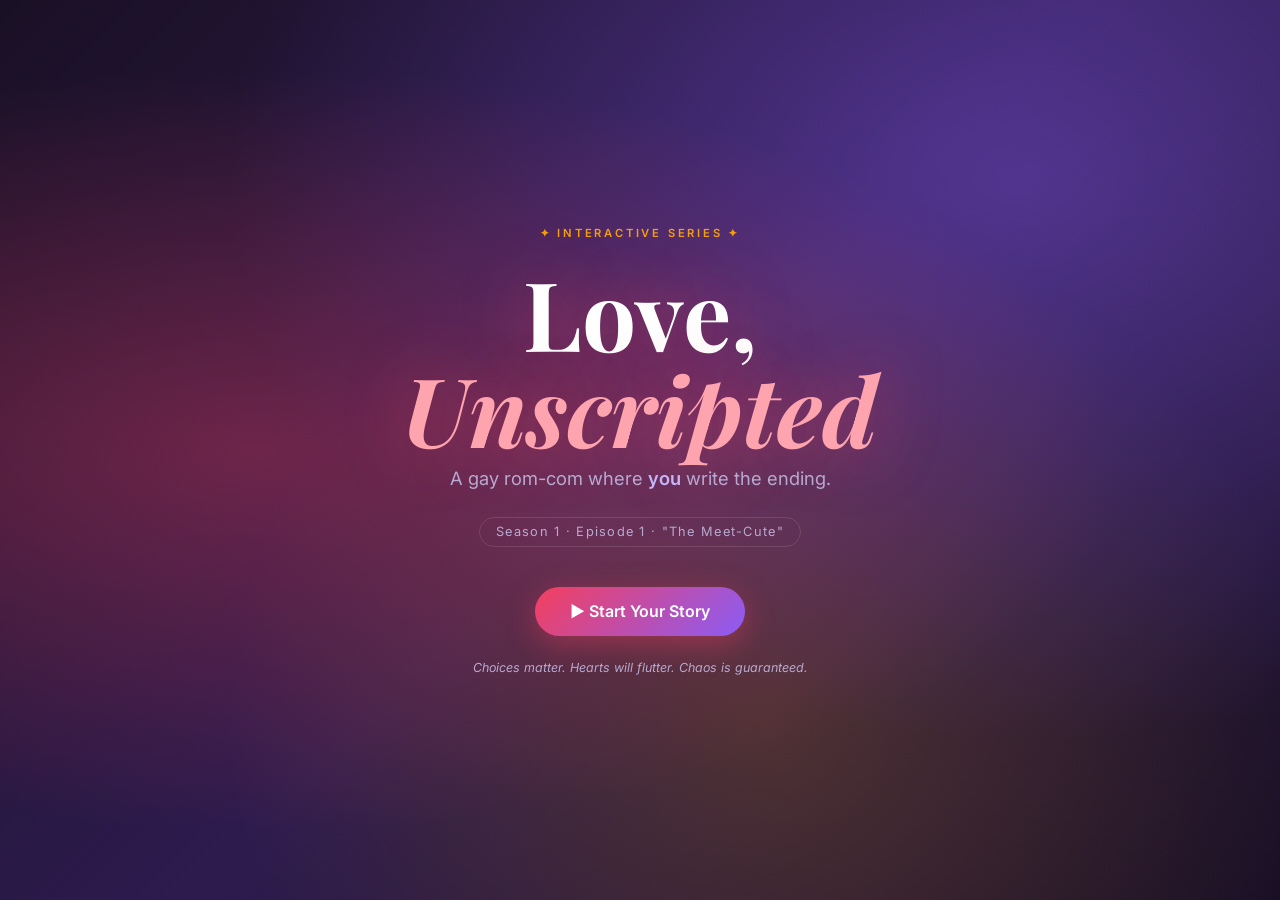
<file: index.html>
<!DOCTYPE html>
<html lang="en">
<head>
  <meta charset="UTF-8" />
  <meta name="viewport" content="width=device-width, initial-scale=1.0" />
  <title>Love, Unscripted — A Gay Rom-Com Adventure</title>
  <link rel="preconnect" href="https://fonts.googleapis.com" />
  <link rel="preconnect" href="https://fonts.gstatic.com" crossorigin />
  <link href="https://fonts.googleapis.com/css2?family=Playfair+Display:ital,wght@0,400;0,700;1,400&family=Inter:wght@300;400;500;600&display=swap" rel="stylesheet" />
  <link rel="stylesheet" href="style.css" />
</head>
<body>

<!-- SPLASH SCREEN -->
<div id="splash" class="screen active">
  <div class="splash-bg"></div>
  <div class="splash-content">
    <div class="series-badge">✦ INTERACTIVE SERIES ✦</div>
    <h1 class="title">Love,<br/><em>Unscripted</em></h1>
    <p class="tagline">A gay rom-com where <em>you</em> write the ending.</p>
    <div class="episode-info">Season 1 · Episode 1 · "The Meet-Cute"</div>
    <button class="btn btn-primary" onclick="startStory()">
      <span>▶ Start Your Story</span>
    </button>
    <p class="disclaimer">Choices matter. Hearts will flutter. Chaos is guaranteed.</p>
  </div>
  <div class="floating-hearts" id="floatingHearts"></div>
</div>

<!-- CHARACTER SELECT -->
<div id="charSelect" class="screen">
  <div class="screen-inner">
    <div class="chapter-header">
      <div class="chapter-tag">Before We Begin</div>
      <h2>Choose Your Lead</h2>
      <p>Who are you playing as?</p>
    </div>
    <div class="char-grid">
      <div class="char-card" onclick="selectChar('leo')">
        <div class="char-avatar leo-avatar"><img src="gideon.svg" alt="Gideon" /></div>
        <div class="char-name">Gideon</div>
        <div class="char-desc">Barista & failed novelist. Overly dramatic, secretly soft. Makes amazing oat milk lattes and terrible decisions.</div>
        <div class="char-tags"><span>Hopeless Romantic</span><span>Coffee Addict</span><span>Disaster</span></div>
      </div>
      <div class="char-card" onclick="selectChar('marco')">
        <div class="char-avatar marco-avatar"><img src="benji.svg" alt="Benji" /></div>
        <div class="char-name">Benji</div>
        <div class="char-desc">Architect & reluctant podcast host. Too organized for his own good. Has a perfectly color-coded calendar and zero chill.</div>
        <div class="char-tags"><span>Control Freak</span><span>Secretly Funny</span><span>Planner</span></div>
      </div>
    </div>
  </div>
</div>

<!-- STORY SCREEN -->
<div id="storyScreen" class="screen">
  <div class="video-overlay" id="videoOverlay">
    <div class="scene-cinematic">
      <div class="scene-location" id="sceneLocation"></div>
      <div class="scene-time" id="sceneTime"></div>
    </div>
  </div>

  <div class="story-container">
    <div class="story-top">
      <div class="episode-bar">
        <div class="ep-label" id="epLabel">Episode 1</div>
        <div class="progress-track">
          <div class="progress-fill" id="progressFill"></div>
        </div>
        <div class="score-display">💕 <span id="scoreDisplay">0</span></div>
      </div>
    </div>

    <div class="story-main">
      <div class="characters-scene" id="charactersScene">
        <div class="char-bubble left" id="charLeft"></div>
        <div class="char-bubble right" id="charRight"></div>
      </div>

      <div class="dialogue-box" id="dialogueBox">
        <div class="speaker-name" id="speakerName"></div>
        <div class="dialogue-text" id="dialogueText"></div>
        <div class="narrator-text" id="narratorText"></div>
      </div>
    </div>

    <div class="choices-panel" id="choicesPanel">
      <div class="choices-prompt">What do you do?</div>
      <div class="choices-list" id="choicesList"></div>
    </div>
  </div>
</div>

<!-- ENDING SCREEN -->
<div id="endingScreen" class="screen">
  <div class="ending-bg"></div>
  <div class="ending-content">
    <div class="ending-badge" id="endingBadge"></div>
    <h2 class="ending-title" id="endingTitle"></h2>
    <p class="ending-subtitle" id="endingSubtitle"></p>
    <div class="ending-story" id="endingStory"></div>
    <div class="score-final">
      <div class="score-label">Romance Score</div>
      <div class="score-value" id="scoreFinal"></div>
      <div class="score-stars" id="scoreStars"></div>
    </div>
    <div class="ending-choices">
      <button class="btn btn-primary" onclick="restartGame()">↺ Try Again</button>
      <button class="btn btn-secondary" onclick="shareEnding()">♡ Share Ending</button>
    </div>
    <div class="share-msg" id="shareMsg"></div>
  </div>
</div>

<script src="story.js"></script>
</body>
</html>
</file>
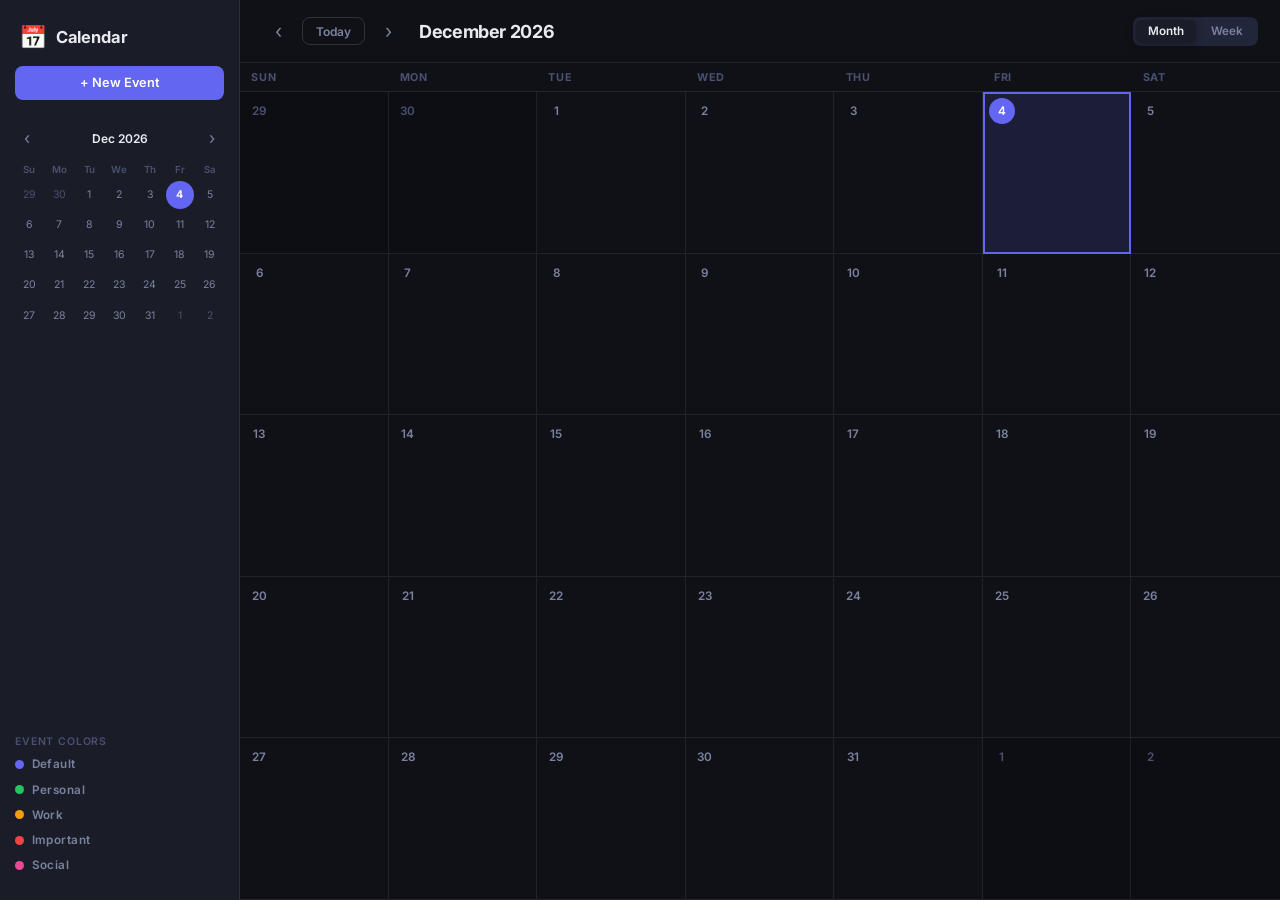
<file: calendar.html>
<!DOCTYPE html>
<html lang="en">
<head>
  <meta charset="UTF-8" />
  <meta name="viewport" content="width=device-width, initial-scale=1.0" />
  <title>Calendar</title>
  <link rel="preconnect" href="https://fonts.googleapis.com" />
  <link rel="preconnect" href="https://fonts.gstatic.com" crossorigin />
  <link href="https://fonts.googleapis.com/css2?family=Inter:wght@300;400;500;600;700&display=swap" rel="stylesheet" />
  <link rel="stylesheet" href="calendar.css" />
</head>
<body>

<div class="app">

  <!-- SIDEBAR -->
  <aside class="sidebar">
    <div class="sidebar-top">
      <div class="brand">
        <span class="brand-icon">&#128197;</span>
        <span class="brand-name">Calendar</span>
      </div>
      <button class="new-event-btn" id="newEventBtn">+ New Event</button>
    </div>

    <div class="mini-cal">
      <div class="mini-cal-header">
        <button class="mini-nav" id="miniPrev">&#8249;</button>
        <span class="mini-month-label" id="miniMonthLabel"></span>
        <button class="mini-nav" id="miniNext">&#8250;</button>
      </div>
      <div class="mini-cal-grid">
        <div class="mini-day-name">Su</div>
        <div class="mini-day-name">Mo</div>
        <div class="mini-day-name">Tu</div>
        <div class="mini-day-name">We</div>
        <div class="mini-day-name">Th</div>
        <div class="mini-day-name">Fr</div>
        <div class="mini-day-name">Sa</div>
      </div>
      <div class="mini-cal-days" id="miniCalDays"></div>
    </div>

    <div class="legend">
      <div class="legend-title">Event Colors</div>
      <div class="legend-items">
        <label class="legend-item"><span class="dot" style="background:#6366f1"></span>Default</label>
        <label class="legend-item"><span class="dot" style="background:#22c55e"></span>Personal</label>
        <label class="legend-item"><span class="dot" style="background:#f59e0b"></span>Work</label>
        <label class="legend-item"><span class="dot" style="background:#ef4444"></span>Important</label>
        <label class="legend-item"><span class="dot" style="background:#ec4899"></span>Social</label>
      </div>
    </div>
  </aside>

  <!-- MAIN CALENDAR -->
  <main class="main">
    <header class="cal-header">
      <div class="nav-group">
        <button class="nav-btn" id="prevMonth">&#8249;</button>
        <button class="today-btn" id="goToday">Today</button>
        <button class="nav-btn" id="nextMonth">&#8250;</button>
      </div>
      <h1 class="month-title" id="monthTitle"></h1>
      <div class="view-group">
        <button class="view-btn active" data-view="month">Month</button>
        <button class="view-btn" data-view="week">Week</button>
      </div>
    </header>

    <!-- MONTH VIEW -->
    <div class="cal-view month-view" id="monthView">
      <div class="cal-grid-header">
        <div>Sun</div><div>Mon</div><div>Tue</div>
        <div>Wed</div><div>Thu</div><div>Fri</div><div>Sat</div>
      </div>
      <div class="cal-grid" id="calGrid"></div>
    </div>

    <!-- WEEK VIEW -->
    <div class="cal-view week-view hidden" id="weekView">
      <div class="week-header" id="weekHeader"></div>
      <div class="week-body">
        <div class="time-gutter" id="timeGutter"></div>
        <div class="week-cols" id="weekCols"></div>
      </div>
    </div>
  </main>

</div>

<!-- EVENT MODAL -->
<div class="modal-overlay" id="modalOverlay">
  <div class="modal" id="eventModal" role="dialog" aria-modal="true" aria-labelledby="modalTitle">
    <div class="modal-header">
      <h2 class="modal-title" id="modalTitle">New Event</h2>
      <button class="modal-close" id="modalClose" aria-label="Close">&times;</button>
    </div>
    <form id="eventForm" class="modal-form">
      <div class="form-group">
        <label for="eventTitle">Title</label>
        <input type="text" id="eventTitle" placeholder="Add a title" required autocomplete="off" />
      </div>
      <div class="form-row">
        <div class="form-group">
          <label for="eventDate">Date</label>
          <input type="date" id="eventDate" required />
        </div>
        <div class="form-group">
          <label for="eventTime">Time <span class="optional">(optional)</span></label>
          <input type="time" id="eventTime" />
        </div>
      </div>
      <div class="form-group">
        <label for="eventEndTime">End Time <span class="optional">(optional)</span></label>
        <input type="time" id="eventEndTime" />
      </div>
      <div class="form-group">
        <label>Color</label>
        <div class="color-picker" id="colorPicker">
          <button type="button" class="color-swatch selected" data-color="#6366f1" style="background:#6366f1" aria-label="Default"></button>
          <button type="button" class="color-swatch" data-color="#22c55e" style="background:#22c55e" aria-label="Personal"></button>
          <button type="button" class="color-swatch" data-color="#f59e0b" style="background:#f59e0b" aria-label="Work"></button>
          <button type="button" class="color-swatch" data-color="#ef4444" style="background:#ef4444" aria-label="Important"></button>
          <button type="button" class="color-swatch" data-color="#ec4899" style="background:#ec4899" aria-label="Social"></button>
          <button type="button" class="color-swatch" data-color="#14b8a6" style="background:#14b8a6" aria-label="Health"></button>
        </div>
      </div>
      <div class="form-group">
        <label for="eventNote">Note <span class="optional">(optional)</span></label>
        <textarea id="eventNote" placeholder="Add a note..." rows="2"></textarea>
      </div>
      <input type="hidden" id="eventId" />
      <div class="modal-actions">
        <button type="button" class="btn-delete hidden" id="deleteEventBtn">Delete</button>
        <div class="modal-actions-right">
          <button type="button" class="btn-cancel" id="cancelBtn">Cancel</button>
          <button type="submit" class="btn-save">Save</button>
        </div>
      </div>
    </form>
  </div>
</div>

<!-- EVENT DETAIL POPUP -->
<div class="detail-popup hidden" id="detailPopup">
  <div class="detail-header">
    <div class="detail-color-bar" id="detailColorBar"></div>
    <button class="detail-close" id="detailClose">&times;</button>
  </div>
  <div class="detail-body">
    <div class="detail-title" id="detailTitle"></div>
    <div class="detail-time" id="detailTime"></div>
    <div class="detail-note" id="detailNote"></div>
  </div>
  <div class="detail-footer">
    <button class="detail-edit-btn" id="detailEditBtn">Edit</button>
  </div>
</div>

<script src="calendar.js"></script>
</body>
</html>
</file>
<file: style.css>
/* ===== RESET & BASE ===== */
*, *::before, *::after { box-sizing: border-box; margin: 0; padding: 0; }

:root {
  --rose: #f43f5e;
  --rose-light: #fda4af;
  --rose-dark: #be123c;
  --violet: #8b5cf6;
  --violet-light: #c4b5fd;
  --gold: #f59e0b;
  --cream: #fdf6f0;
  --dark: #1a1025;
  --dark2: #2d1b4e;
  --mid: #4a3060;
  --text: #f8f4ff;
  --text-muted: #b8a9d0;
  --card-bg: rgba(255,255,255,0.07);
  --card-border: rgba(255,255,255,0.12);
  --shadow: 0 20px 60px rgba(0,0,0,0.5);
  --transition: all 0.4s cubic-bezier(0.4, 0, 0.2, 1);
}

html, body {
  height: 100%;
  font-family: 'Inter', sans-serif;
  background: var(--dark);
  color: var(--text);
  overflow: hidden;
}

/* ===== SCREENS ===== */
.screen {
  position: fixed;
  inset: 0;
  display: flex;
  align-items: center;
  justify-content: center;
  opacity: 0;
  pointer-events: none;
  transition: opacity 0.5s ease;
  z-index: 10;
}
.screen.active {
  opacity: 1;
  pointer-events: all;
}
.screen.exit {
  opacity: 0;
  transform: scale(0.97);
}

/* ===== SPLASH ===== */
#splash {
  overflow: hidden;
}
.splash-bg {
  position: absolute;
  inset: 0;
  background:
    radial-gradient(ellipse at 20% 50%, rgba(244,63,94,0.35) 0%, transparent 60%),
    radial-gradient(ellipse at 80% 20%, rgba(139,92,246,0.4) 0%, transparent 55%),
    radial-gradient(ellipse at 60% 80%, rgba(245,158,11,0.2) 0%, transparent 50%),
    linear-gradient(135deg, #1a1025 0%, #2d1b4e 50%, #1a1025 100%);
  z-index: 0;
}

.splash-content {
  position: relative;
  z-index: 2;
  text-align: center;
  padding: 2rem;
  max-width: 560px;
}

.series-badge {
  font-size: 0.7rem;
  letter-spacing: 0.25em;
  color: var(--gold);
  font-weight: 600;
  margin-bottom: 1.5rem;
  text-transform: uppercase;
}

.title {
  font-family: 'Playfair Display', serif;
  font-size: clamp(3.5rem, 10vw, 6rem);
  line-height: 1;
  font-weight: 700;
  color: #fff;
  text-shadow: 0 0 60px rgba(244,63,94,0.5);
  margin-bottom: 0.5rem;
}
.title em {
  color: var(--rose-light);
  font-style: italic;
}

.tagline {
  font-size: 1.15rem;
  color: var(--text-muted);
  margin-bottom: 1.5rem;
  line-height: 1.6;
}
.tagline em {
  color: var(--violet-light);
  font-style: normal;
  font-weight: 600;
}

.episode-info {
  font-size: 0.8rem;
  color: var(--text-muted);
  letter-spacing: 0.1em;
  margin-bottom: 2.5rem;
  padding: 0.4rem 1rem;
  border: 1px solid var(--card-border);
  border-radius: 999px;
  display: inline-block;
  backdrop-filter: blur(10px);
}

.disclaimer {
  margin-top: 1.5rem;
  font-size: 0.78rem;
  color: var(--text-muted);
  font-style: italic;
}

/* ===== FLOATING HEARTS ===== */
.floating-hearts {
  position: absolute;
  inset: 0;
  pointer-events: none;
  z-index: 1;
}
.heart-particle {
  position: absolute;
  font-size: 1.2rem;
  animation: floatUp 6s ease-in infinite;
  opacity: 0;
}
@keyframes floatUp {
  0% { transform: translateY(100vh) rotate(0deg); opacity: 0; }
  10% { opacity: 0.7; }
  90% { opacity: 0.3; }
  100% { transform: translateY(-10vh) rotate(360deg); opacity: 0; }
}

/* ===== BUTTONS ===== */
.btn {
  display: inline-flex;
  align-items: center;
  gap: 0.5rem;
  padding: 0.9rem 2.2rem;
  border-radius: 999px;
  font-size: 1rem;
  font-weight: 600;
  cursor: pointer;
  border: none;
  transition: var(--transition);
  text-decoration: none;
  font-family: 'Inter', sans-serif;
}
.btn-primary {
  background: linear-gradient(135deg, var(--rose) 0%, var(--violet) 100%);
  color: #fff;
  box-shadow: 0 8px 30px rgba(244,63,94,0.4);
}
.btn-primary:hover {
  transform: translateY(-2px) scale(1.02);
  box-shadow: 0 12px 40px rgba(244,63,94,0.6);
}
.btn-secondary {
  background: var(--card-bg);
  color: var(--text);
  border: 1px solid var(--card-border);
  backdrop-filter: blur(10px);
}
.btn-secondary:hover {
  background: rgba(255,255,255,0.12);
  transform: translateY(-2px);
}

/* ===== CHARACTER SELECT ===== */
#charSelect {
  background:
    radial-gradient(ellipse at top, rgba(139,92,246,0.3) 0%, transparent 60%),
    linear-gradient(180deg, #1a1025 0%, #2d1b4e 100%);
}

.screen-inner {
  width: 100%;
  max-width: 800px;
  padding: 2rem;
}

.chapter-header {
  text-align: center;
  margin-bottom: 2.5rem;
}
.chapter-tag {
  font-size: 0.7rem;
  letter-spacing: 0.2em;
  color: var(--violet-light);
  text-transform: uppercase;
  font-weight: 600;
  margin-bottom: 0.5rem;
}
.chapter-header h2 {
  font-family: 'Playfair Display', serif;
  font-size: 2.5rem;
  font-weight: 700;
  margin-bottom: 0.5rem;
}
.chapter-header p {
  color: var(--text-muted);
}

.char-grid {
  display: grid;
  grid-template-columns: 1fr 1fr;
  gap: 1.5rem;
}
@media (max-width: 560px) {
  .char-grid { grid-template-columns: 1fr; }
}

.char-card {
  background: var(--card-bg);
  border: 1px solid var(--card-border);
  border-radius: 1.5rem;
  padding: 2rem;
  cursor: pointer;
  transition: var(--transition);
  text-align: center;
  backdrop-filter: blur(16px);
  position: relative;
  overflow: hidden;
}
.char-card::before {
  content: '';
  position: absolute;
  inset: 0;
  opacity: 0;
  transition: opacity 0.3s;
  border-radius: 1.5rem;
}
.char-card:first-child::before {
  background: radial-gradient(ellipse at center, rgba(244,63,94,0.15), transparent);
}
.char-card:last-child::before {
  background: radial-gradient(ellipse at center, rgba(139,92,246,0.15), transparent);
}
.char-card:hover::before { opacity: 1; }
.char-card:hover {
  transform: translateY(-6px);
  border-color: rgba(255,255,255,0.25);
  box-shadow: var(--shadow);
}

.char-avatar {
  width: 130px;
  height: 130px;
  margin: 0 auto 1rem;
  display: block;
  animation: avatarBob 3s ease-in-out infinite;
  border-radius: 50%;
  overflow: hidden;
}
.char-avatar img {
  width: 100%;
  height: 100%;
  object-fit: cover;
  border-radius: 50%;
  display: block;
}
@keyframes avatarBob {
  0%, 100% { transform: translateY(0); }
  50% { transform: translateY(-6px); }
}
.leo-avatar { animation-delay: 0s; }
.marco-avatar { animation-delay: 1.5s; }

.char-name {
  font-family: 'Playfair Display', serif;
  font-size: 1.5rem;
  font-weight: 700;
  margin-bottom: 0.75rem;
}
.char-desc {
  font-size: 0.875rem;
  color: var(--text-muted);
  line-height: 1.6;
  margin-bottom: 1rem;
}
.char-tags {
  display: flex;
  flex-wrap: wrap;
  gap: 0.4rem;
  justify-content: center;
}
.char-tags span {
  font-size: 0.7rem;
  padding: 0.25rem 0.75rem;
  border-radius: 999px;
  background: rgba(255,255,255,0.08);
  border: 1px solid rgba(255,255,255,0.12);
  color: var(--violet-light);
  font-weight: 500;
}

/* ===== STORY SCREEN ===== */
#storyScreen {
  align-items: stretch;
  background: linear-gradient(180deg, #0f0a1a 0%, #1a1025 100%);
  overflow: hidden;
}

.video-overlay {
  position: absolute;
  top: 0;
  left: 0;
  right: 0;
  height: 80px;
  z-index: 5;
  pointer-events: none;
}
.scene-cinematic {
  display: flex;
  justify-content: space-between;
  align-items: flex-end;
  padding: 1rem 1.5rem 0.5rem;
}
.scene-location {
  font-size: 0.7rem;
  letter-spacing: 0.15em;
  color: rgba(255,255,255,0.5);
  text-transform: uppercase;
  font-weight: 600;
}
.scene-time {
  font-size: 0.7rem;
  color: rgba(255,255,255,0.4);
  font-style: italic;
}

.story-container {
  display: flex;
  flex-direction: column;
  width: 100%;
  height: 100%;
  max-width: 700px;
  margin: 0 auto;
  padding: 1rem;
  gap: 1rem;
  z-index: 10;
}

.story-top {
  padding-top: 1rem;
}
.episode-bar {
  display: flex;
  align-items: center;
  gap: 1rem;
  background: var(--card-bg);
  border: 1px solid var(--card-border);
  border-radius: 999px;
  padding: 0.5rem 1rem;
  backdrop-filter: blur(10px);
}
.ep-label {
  font-size: 0.75rem;
  font-weight: 600;
  color: var(--rose-light);
  white-space: nowrap;
}
.progress-track {
  flex: 1;
  height: 4px;
  background: rgba(255,255,255,0.1);
  border-radius: 999px;
  overflow: hidden;
}
.progress-fill {
  height: 100%;
  background: linear-gradient(90deg, var(--rose), var(--violet));
  border-radius: 999px;
  transition: width 0.5s ease;
  width: 0%;
}
.score-display {
  font-size: 0.8rem;
  font-weight: 600;
  white-space: nowrap;
  color: var(--gold);
}

.story-main {
  flex: 1;
  display: flex;
  flex-direction: column;
  gap: 1rem;
  overflow: hidden;
}

.characters-scene {
  display: flex;
  justify-content: space-between;
  align-items: flex-end;
  padding: 0 1rem;
  flex-shrink: 0;
  height: 120px;
}

.char-bubble {
  width: 90px;
  height: 90px;
  border-radius: 50%;
  display: flex;
  align-items: center;
  justify-content: center;
  font-size: 3rem;
  border: 3px solid transparent;
  transition: var(--transition);
  position: relative;
  flex-shrink: 0;
}
.char-bubble.active {
  transform: scale(1.12) translateY(-8px);
}
.char-bubble.left.active {
  border-color: var(--rose);
  box-shadow: 0 0 30px rgba(244,63,94,0.4);
}
.char-bubble.right.active {
  border-color: var(--violet);
  box-shadow: 0 0 30px rgba(139,92,246,0.4);
}
.char-bubble.inactive {
  opacity: 0.4;
  filter: grayscale(0.5);
}

.dialogue-box {
  background: var(--card-bg);
  border: 1px solid var(--card-border);
  border-radius: 1.5rem;
  padding: 1.5rem;
  backdrop-filter: blur(16px);
  flex: 1;
  overflow-y: auto;
  min-height: 120px;
  position: relative;
}
.dialogue-box::before {
  content: '';
  position: absolute;
  inset: 0;
  border-radius: 1.5rem;
  background: linear-gradient(135deg, rgba(244,63,94,0.04), rgba(139,92,246,0.04));
  pointer-events: none;
}

.speaker-name {
  font-size: 0.75rem;
  font-weight: 700;
  letter-spacing: 0.1em;
  text-transform: uppercase;
  color: var(--rose-light);
  margin-bottom: 0.5rem;
  display: none;
}
.speaker-name.show { display: block; }

.dialogue-text {
  font-family: 'Playfair Display', serif;
  font-size: 1.1rem;
  line-height: 1.7;
  color: #fff;
  display: none;
}
.dialogue-text.show { display: block; }

.narrator-text {
  font-size: 0.9rem;
  line-height: 1.7;
  color: var(--text-muted);
  font-style: italic;
  display: none;
}
.narrator-text.show { display: block; }

.choices-panel {
  flex-shrink: 0;
  padding-bottom: 0.5rem;
}
.choices-prompt {
  font-size: 0.72rem;
  letter-spacing: 0.15em;
  color: var(--text-muted);
  text-transform: uppercase;
  font-weight: 600;
  text-align: center;
  margin-bottom: 0.75rem;
}
.choices-list {
  display: flex;
  flex-direction: column;
  gap: 0.6rem;
}

.choice-btn {
  background: var(--card-bg);
  border: 1px solid var(--card-border);
  border-radius: 1rem;
  padding: 0.9rem 1.25rem;
  color: var(--text);
  font-size: 0.9rem;
  font-family: 'Inter', sans-serif;
  cursor: pointer;
  transition: var(--transition);
  text-align: left;
  backdrop-filter: blur(10px);
  display: flex;
  align-items: center;
  gap: 0.75rem;
  line-height: 1.4;
}
.choice-btn .choice-icon {
  font-size: 1.2rem;
  flex-shrink: 0;
}
.choice-btn:hover {
  background: rgba(255,255,255,0.1);
  border-color: var(--rose);
  transform: translateX(4px);
  box-shadow: 0 4px 20px rgba(244,63,94,0.2);
}
.choice-btn .choice-score {
  margin-left: auto;
  font-size: 0.7rem;
  color: var(--gold);
  font-weight: 600;
  white-space: nowrap;
  display: none;
}

/* ===== ENDING SCREEN ===== */
#endingScreen {
  overflow: hidden;
}
.ending-bg {
  position: absolute;
  inset: 0;
  background:
    radial-gradient(ellipse at 30% 40%, rgba(244,63,94,0.3) 0%, transparent 55%),
    radial-gradient(ellipse at 70% 60%, rgba(139,92,246,0.3) 0%, transparent 55%),
    linear-gradient(135deg, #0f0a1a 0%, #2d1b4e 100%);
}
.ending-content {
  position: relative;
  z-index: 2;
  text-align: center;
  padding: 2rem;
  max-width: 560px;
  overflow-y: auto;
  max-height: 100vh;
}

.ending-badge {
  font-size: 3rem;
  margin-bottom: 1rem;
  animation: endingPop 0.5s cubic-bezier(0.4, 0, 0.2, 1);
}
@keyframes endingPop {
  0% { transform: scale(0); opacity: 0; }
  80% { transform: scale(1.2); }
  100% { transform: scale(1); opacity: 1; }
}

.ending-title {
  font-family: 'Playfair Display', serif;
  font-size: clamp(1.8rem, 5vw, 2.8rem);
  font-weight: 700;
  margin-bottom: 0.5rem;
  line-height: 1.2;
}
.ending-subtitle {
  font-size: 1rem;
  color: var(--violet-light);
  margin-bottom: 1.5rem;
  font-style: italic;
}
.ending-story {
  font-size: 0.95rem;
  color: var(--text-muted);
  line-height: 1.8;
  margin-bottom: 2rem;
  background: var(--card-bg);
  border: 1px solid var(--card-border);
  border-radius: 1.25rem;
  padding: 1.25rem;
  text-align: left;
}

.score-final {
  margin-bottom: 2rem;
}
.score-label {
  font-size: 0.7rem;
  letter-spacing: 0.15em;
  text-transform: uppercase;
  color: var(--text-muted);
  margin-bottom: 0.25rem;
}
.score-value {
  font-family: 'Playfair Display', serif;
  font-size: 2.5rem;
  font-weight: 700;
  color: var(--gold);
}
.score-stars {
  font-size: 1.5rem;
  margin-top: 0.25rem;
}

.ending-choices {
  display: flex;
  gap: 1rem;
  justify-content: center;
  flex-wrap: wrap;
}

.share-msg {
  margin-top: 1rem;
  font-size: 0.85rem;
  color: var(--rose-light);
  font-style: italic;
  min-height: 1.5em;
}

/* ===== TRANSITIONS ===== */
.fade-in {
  animation: fadeIn 0.4s ease forwards;
}
@keyframes fadeIn {
  from { opacity: 0; transform: translateY(8px); }
  to { opacity: 1; transform: translateY(0); }
}

.slide-in-right {
  animation: slideInRight 0.35s ease forwards;
}
@keyframes slideInRight {
  from { opacity: 0; transform: translateX(20px); }
  to { opacity: 1; transform: translateX(0); }
}

/* ===== SCROLLBAR ===== */
::-webkit-scrollbar { width: 4px; }
::-webkit-scrollbar-track { background: transparent; }
::-webkit-scrollbar-thumb { background: var(--mid); border-radius: 999px; }

/* ===== MOBILE ===== */
@media (max-width: 480px) {
  .title { font-size: 3rem; }
  .char-grid { gap: 1rem; }
  .char-card { padding: 1.25rem; }
  .dialogue-text { font-size: 1rem; }
  .choice-btn { font-size: 0.85rem; padding: 0.75rem 1rem; }
  .story-container { padding: 0.75rem; }
  .characters-scene { height: 90px; }
  .char-bubble { width: 70px; height: 70px; font-size: 2.2rem; }
}
</file>
<file: calendar.css>
/* ===== RESET & BASE ===== */
*, *::before, *::after { box-sizing: border-box; margin: 0; padding: 0; }

:root {
  --bg: #0f1117;
  --surface: #1a1d27;
  --surface2: #22263a;
  --border: rgba(255,255,255,0.08);
  --border2: rgba(255,255,255,0.14);
  --text: #e8eaf0;
  --text-muted: #7b82a0;
  --text-dim: #4a5070;
  --accent: #6366f1;
  --accent-hover: #7c7fff;
  --today-bg: rgba(99,102,241,0.15);
  --today-border: #6366f1;
  --danger: #ef4444;
  --radius: 12px;
  --radius-sm: 8px;
  --shadow: 0 8px 32px rgba(0,0,0,0.5);
  --shadow-sm: 0 2px 12px rgba(0,0,0,0.3);
  --transition: 0.2s ease;
}

html, body {
  height: 100%;
  font-family: 'Inter', sans-serif;
  background: var(--bg);
  color: var(--text);
  font-size: 15px;
  -webkit-font-smoothing: antialiased;
}

button { cursor: pointer; border: none; background: none; font-family: inherit; color: inherit; }
input, textarea, select { font-family: inherit; color: inherit; background: none; border: none; outline: none; }
input::placeholder, textarea::placeholder { color: var(--text-dim); }
label { font-size: 0.78rem; font-weight: 600; letter-spacing: 0.04em; color: var(--text-muted); display: block; margin-bottom: 0.35rem; }
.hidden { display: none !important; }

/* ===== LAYOUT ===== */
.app {
  display: flex;
  height: 100vh;
  overflow: hidden;
}

/* ===== SIDEBAR ===== */
.sidebar {
  width: 240px;
  flex-shrink: 0;
  background: var(--surface);
  border-right: 1px solid var(--border);
  display: flex;
  flex-direction: column;
  padding: 1.5rem 1rem;
  gap: 1.75rem;
  overflow-y: auto;
}

.sidebar-top { display: flex; flex-direction: column; gap: 1rem; }

.brand {
  display: flex;
  align-items: center;
  gap: 0.6rem;
  padding: 0 0.25rem;
}
.brand-icon { font-size: 1.5rem; }
.brand-name { font-size: 1.1rem; font-weight: 700; letter-spacing: -0.01em; }

.new-event-btn {
  width: 100%;
  padding: 0.65rem 1rem;
  background: var(--accent);
  color: #fff;
  border-radius: var(--radius-sm);
  font-size: 0.85rem;
  font-weight: 600;
  transition: background var(--transition), transform var(--transition);
}
.new-event-btn:hover {
  background: var(--accent-hover);
  transform: translateY(-1px);
}
.new-event-btn:active { transform: translateY(0); }

/* ===== MINI CALENDAR ===== */
.mini-cal { user-select: none; }
.mini-cal-header {
  display: flex;
  align-items: center;
  justify-content: space-between;
  margin-bottom: 0.75rem;
}
.mini-month-label {
  font-size: 0.8rem;
  font-weight: 600;
  color: var(--text);
}
.mini-nav {
  width: 24px;
  height: 24px;
  display: flex;
  align-items: center;
  justify-content: center;
  border-radius: 50%;
  font-size: 1.1rem;
  color: var(--text-muted);
  transition: background var(--transition), color var(--transition);
}
.mini-nav:hover { background: var(--surface2); color: var(--text); }

.mini-cal-grid {
  display: grid;
  grid-template-columns: repeat(7, 1fr);
  gap: 2px;
  margin-bottom: 4px;
}
.mini-day-name {
  font-size: 0.65rem;
  font-weight: 600;
  color: var(--text-dim);
  text-align: center;
  padding: 2px 0;
}

.mini-cal-days {
  display: grid;
  grid-template-columns: repeat(7, 1fr);
  gap: 2px;
}
.mini-day {
  aspect-ratio: 1;
  display: flex;
  align-items: center;
  justify-content: center;
  font-size: 0.7rem;
  border-radius: 50%;
  color: var(--text-muted);
  transition: background var(--transition), color var(--transition);
  cursor: pointer;
}
.mini-day:hover { background: var(--surface2); color: var(--text); }
.mini-day.other-month { color: var(--text-dim); }
.mini-day.today {
  background: var(--accent);
  color: #fff;
  font-weight: 700;
}
.mini-day.selected {
  background: var(--surface2);
  color: var(--text);
  outline: 1px solid var(--accent);
}
.mini-day.today.selected { background: var(--accent); }
.mini-day.has-event { position: relative; }
.mini-day.has-event::after {
  content: '';
  position: absolute;
  bottom: 3px;
  left: 50%;
  transform: translateX(-50%);
  width: 3px;
  height: 3px;
  background: var(--accent);
  border-radius: 50%;
}
.mini-day.today.has-event::after { background: #fff; }

/* ===== LEGEND ===== */
.legend { margin-top: auto; }
.legend-title {
  font-size: 0.7rem;
  font-weight: 600;
  letter-spacing: 0.08em;
  color: var(--text-dim);
  text-transform: uppercase;
  margin-bottom: 0.6rem;
}
.legend-items { display: flex; flex-direction: column; gap: 0.4rem; }
.legend-item {
  display: flex;
  align-items: center;
  gap: 0.5rem;
  font-size: 0.78rem;
  color: var(--text-muted);
}
.dot {
  width: 9px;
  height: 9px;
  border-radius: 50%;
  flex-shrink: 0;
}

/* ===== MAIN ===== */
.main {
  flex: 1;
  display: flex;
  flex-direction: column;
  overflow: hidden;
}

/* ===== HEADER ===== */
.cal-header {
  display: flex;
  align-items: center;
  padding: 1rem 1.5rem;
  border-bottom: 1px solid var(--border);
  gap: 1rem;
  flex-shrink: 0;
}

.nav-group { display: flex; align-items: center; gap: 0.5rem; }
.nav-btn {
  width: 32px;
  height: 32px;
  display: flex;
  align-items: center;
  justify-content: center;
  border-radius: var(--radius-sm);
  font-size: 1.3rem;
  color: var(--text-muted);
  transition: background var(--transition), color var(--transition);
}
.nav-btn:hover { background: var(--surface2); color: var(--text); }

.today-btn {
  padding: 0.35rem 0.85rem;
  border: 1px solid var(--border2);
  border-radius: var(--radius-sm);
  font-size: 0.8rem;
  font-weight: 600;
  color: var(--text-muted);
  transition: background var(--transition), color var(--transition), border-color var(--transition);
}
.today-btn:hover {
  background: var(--surface2);
  color: var(--text);
  border-color: var(--border2);
}

.month-title {
  font-size: 1.2rem;
  font-weight: 700;
  letter-spacing: -0.02em;
  flex: 1;
}

.view-group {
  display: flex;
  background: var(--surface2);
  border-radius: var(--radius-sm);
  padding: 3px;
  gap: 3px;
}
.view-btn {
  padding: 0.3rem 0.8rem;
  border-radius: 6px;
  font-size: 0.78rem;
  font-weight: 600;
  color: var(--text-muted);
  transition: background var(--transition), color var(--transition);
}
.view-btn.active {
  background: var(--surface);
  color: var(--text);
  box-shadow: var(--shadow-sm);
}
.view-btn:hover:not(.active) { color: var(--text); }

/* ===== CALENDAR VIEW ===== */
.cal-view { flex: 1; display: flex; flex-direction: column; overflow: hidden; }

/* ===== MONTH VIEW ===== */
.month-view { padding: 0; }
.cal-grid-header {
  display: grid;
  grid-template-columns: repeat(7, 1fr);
  border-bottom: 1px solid var(--border);
  flex-shrink: 0;
}
.cal-grid-header div {
  padding: 0.5rem 0.75rem;
  font-size: 0.72rem;
  font-weight: 700;
  letter-spacing: 0.06em;
  color: var(--text-dim);
  text-transform: uppercase;
}

.cal-grid {
  flex: 1;
  display: grid;
  grid-template-columns: repeat(7, 1fr);
  grid-auto-rows: 1fr;
  overflow-y: auto;
}

.cal-cell {
  border-right: 1px solid var(--border);
  border-bottom: 1px solid var(--border);
  padding: 0.4rem;
  min-height: 100px;
  cursor: pointer;
  transition: background var(--transition);
  position: relative;
  overflow: hidden;
}
.cal-cell:nth-child(7n) { border-right: none; }
.cal-cell:hover { background: rgba(255,255,255,0.02); }
.cal-cell.other-month .day-num { color: var(--text-dim); }
.cal-cell.other-month { background: rgba(0,0,0,0.15); }
.cal-cell.today { background: var(--today-bg); }
.cal-cell.today .day-num {
  background: var(--accent);
  color: #fff;
  border-radius: 50%;
  width: 26px;
  height: 26px;
  display: flex;
  align-items: center;
  justify-content: center;
}
.cal-cell.selected-day { outline: 2px solid var(--accent); outline-offset: -2px; }

.day-num {
  font-size: 0.78rem;
  font-weight: 600;
  color: var(--text-muted);
  width: 26px;
  height: 26px;
  display: flex;
  align-items: center;
  justify-content: center;
  margin-bottom: 0.25rem;
  flex-shrink: 0;
}

.cell-events { display: flex; flex-direction: column; gap: 2px; overflow: hidden; }

.event-chip {
  display: flex;
  align-items: center;
  gap: 4px;
  padding: 2px 6px;
  border-radius: 4px;
  font-size: 0.7rem;
  font-weight: 500;
  white-space: nowrap;
  overflow: hidden;
  text-overflow: ellipsis;
  cursor: pointer;
  transition: filter var(--transition), transform var(--transition);
  line-height: 1.5;
}
.event-chip:hover { filter: brightness(1.2); transform: translateX(1px); }
.event-chip .chip-dot {
  width: 5px;
  height: 5px;
  border-radius: 50%;
  background: rgba(255,255,255,0.7);
  flex-shrink: 0;
}
.event-chip .chip-time {
  opacity: 0.75;
  font-size: 0.65rem;
  flex-shrink: 0;
}
.more-events {
  font-size: 0.67rem;
  color: var(--text-dim);
  padding: 1px 6px;
  cursor: pointer;
}
.more-events:hover { color: var(--text-muted); }

/* ===== WEEK VIEW ===== */
.week-view { overflow: hidden; }
.week-header {
  display: grid;
  border-bottom: 1px solid var(--border);
  flex-shrink: 0;
}
.week-header-gutter {
  width: 52px;
  border-right: 1px solid var(--border);
}
.week-col-header {
  padding: 0.5rem;
  text-align: center;
  border-right: 1px solid var(--border);
}
.week-col-header:last-child { border-right: none; }
.week-col-header .wday {
  font-size: 0.7rem;
  font-weight: 700;
  letter-spacing: 0.05em;
  color: var(--text-dim);
  text-transform: uppercase;
}
.week-col-header .wdate {
  font-size: 1.1rem;
  font-weight: 700;
  color: var(--text-muted);
  width: 32px;
  height: 32px;
  display: flex;
  align-items: center;
  justify-content: center;
  margin: 0.1rem auto 0;
  border-radius: 50%;
}
.week-col-header.today .wdate {
  background: var(--accent);
  color: #fff;
}

.week-body {
  flex: 1;
  display: flex;
  overflow-y: auto;
  position: relative;
}

.time-gutter {
  width: 52px;
  flex-shrink: 0;
  border-right: 1px solid var(--border);
  position: relative;
}
.time-label {
  position: absolute;
  right: 8px;
  font-size: 0.62rem;
  color: var(--text-dim);
  transform: translateY(-50%);
  white-space: nowrap;
}

.week-cols {
  flex: 1;
  display: grid;
  position: relative;
}
.week-col {
  border-right: 1px solid var(--border);
  position: relative;
  cursor: pointer;
}
.week-col:last-child { border-right: none; }
.week-col.today { background: var(--today-bg); }
.hour-line {
  position: absolute;
  left: 0;
  right: 0;
  border-top: 1px solid var(--border);
}
.half-line {
  position: absolute;
  left: 0;
  right: 0;
  border-top: 1px dashed rgba(255,255,255,0.04);
}

.week-event {
  position: absolute;
  left: 3px;
  right: 3px;
  border-radius: 5px;
  padding: 3px 6px;
  font-size: 0.7rem;
  font-weight: 600;
  overflow: hidden;
  cursor: pointer;
  transition: filter var(--transition);
  z-index: 2;
  line-height: 1.4;
}
.week-event:hover { filter: brightness(1.2); }
.week-event .we-time { font-size: 0.62rem; opacity: 0.8; }

.now-line {
  position: absolute;
  left: 0;
  right: 0;
  height: 2px;
  background: var(--danger);
  z-index: 5;
  pointer-events: none;
}
.now-line::before {
  content: '';
  position: absolute;
  left: -3px;
  top: 50%;
  transform: translateY(-50%);
  width: 8px;
  height: 8px;
  background: var(--danger);
  border-radius: 50%;
}

/* ===== MODAL ===== */
.modal-overlay {
  position: fixed;
  inset: 0;
  background: rgba(0,0,0,0.6);
  backdrop-filter: blur(4px);
  display: flex;
  align-items: center;
  justify-content: center;
  z-index: 100;
  opacity: 0;
  pointer-events: none;
  transition: opacity 0.2s ease;
}
.modal-overlay.open {
  opacity: 1;
  pointer-events: all;
}

.modal {
  background: var(--surface);
  border: 1px solid var(--border2);
  border-radius: var(--radius);
  width: 100%;
  max-width: 420px;
  padding: 1.5rem;
  box-shadow: var(--shadow);
  transform: scale(0.96) translateY(8px);
  transition: transform 0.2s ease;
}
.modal-overlay.open .modal {
  transform: scale(1) translateY(0);
}

.modal-header {
  display: flex;
  align-items: center;
  justify-content: space-between;
  margin-bottom: 1.25rem;
}
.modal-title { font-size: 1rem; font-weight: 700; }
.modal-close {
  width: 28px;
  height: 28px;
  display: flex;
  align-items: center;
  justify-content: center;
  border-radius: 50%;
  font-size: 1.2rem;
  color: var(--text-muted);
  transition: background var(--transition), color var(--transition);
}
.modal-close:hover { background: var(--surface2); color: var(--text); }

.modal-form { display: flex; flex-direction: column; gap: 1rem; }

.form-group { display: flex; flex-direction: column; }
.form-row { display: grid; grid-template-columns: 1fr 1fr; gap: 0.75rem; }

.optional { font-weight: 400; color: var(--text-dim); font-size: 0.75em; }

.modal-form input[type="text"],
.modal-form input[type="date"],
.modal-form input[type="time"],
.modal-form textarea {
  background: var(--surface2);
  border: 1px solid var(--border);
  border-radius: var(--radius-sm);
  padding: 0.6rem 0.85rem;
  font-size: 0.88rem;
  color: var(--text);
  transition: border-color var(--transition);
  width: 100%;
}
.modal-form input:focus,
.modal-form textarea:focus {
  border-color: var(--accent);
  outline: none;
}
.modal-form textarea { resize: vertical; min-height: 56px; }

/* date/time input color fix */
input[type="date"]::-webkit-calendar-picker-indicator,
input[type="time"]::-webkit-calendar-picker-indicator {
  filter: invert(0.5);
  cursor: pointer;
}

.color-picker { display: flex; gap: 0.5rem; flex-wrap: wrap; }
.color-swatch {
  width: 26px;
  height: 26px;
  border-radius: 50%;
  border: 2px solid transparent;
  transition: transform var(--transition), border-color var(--transition);
  outline: 2px solid transparent;
  outline-offset: 2px;
}
.color-swatch:hover { transform: scale(1.15); }
.color-swatch.selected {
  outline-color: var(--text);
  transform: scale(1.15);
}

.modal-actions {
  display: flex;
  align-items: center;
  justify-content: space-between;
  padding-top: 0.5rem;
}
.modal-actions-right { display: flex; gap: 0.5rem; }

.btn-save {
  padding: 0.55rem 1.2rem;
  background: var(--accent);
  color: #fff;
  border-radius: var(--radius-sm);
  font-size: 0.85rem;
  font-weight: 600;
  transition: background var(--transition), transform var(--transition);
}
.btn-save:hover { background: var(--accent-hover); transform: translateY(-1px); }

.btn-cancel {
  padding: 0.55rem 1rem;
  border: 1px solid var(--border2);
  border-radius: var(--radius-sm);
  font-size: 0.85rem;
  font-weight: 500;
  color: var(--text-muted);
  transition: background var(--transition), color var(--transition);
}
.btn-cancel:hover { background: var(--surface2); color: var(--text); }

.btn-delete {
  padding: 0.5rem 0.9rem;
  color: var(--danger);
  font-size: 0.82rem;
  font-weight: 600;
  border: 1px solid rgba(239,68,68,0.3);
  border-radius: var(--radius-sm);
  transition: background var(--transition);
}
.btn-delete:hover { background: rgba(239,68,68,0.1); }

/* ===== DETAIL POPUP ===== */
.detail-popup {
  position: fixed;
  background: var(--surface);
  border: 1px solid var(--border2);
  border-radius: var(--radius);
  width: 280px;
  box-shadow: var(--shadow);
  z-index: 90;
  overflow: hidden;
  animation: popIn 0.15s ease;
}
@keyframes popIn {
  from { opacity: 0; transform: scale(0.94); }
  to { opacity: 1; transform: scale(1); }
}

.detail-header {
  height: 6px;
  position: relative;
}
.detail-color-bar { height: 100%; }
.detail-close {
  position: absolute;
  top: 8px;
  right: 8px;
  width: 22px;
  height: 22px;
  background: var(--surface);
  border-radius: 50%;
  display: flex;
  align-items: center;
  justify-content: center;
  font-size: 0.9rem;
  color: var(--text-muted);
  border: 1px solid var(--border);
}
.detail-close:hover { color: var(--text); }

.detail-body { padding: 1rem; }
.detail-title { font-size: 0.95rem; font-weight: 700; margin-bottom: 0.35rem; word-break: break-word; }
.detail-time { font-size: 0.78rem; color: var(--text-muted); margin-bottom: 0.4rem; }
.detail-note { font-size: 0.8rem; color: var(--text-muted); line-height: 1.5; }

.detail-footer {
  padding: 0.5rem 1rem 0.75rem;
  display: flex;
  justify-content: flex-end;
}
.detail-edit-btn {
  padding: 0.3rem 0.8rem;
  background: var(--surface2);
  border-radius: var(--radius-sm);
  font-size: 0.78rem;
  font-weight: 600;
  color: var(--accent);
  transition: background var(--transition);
}
.detail-edit-btn:hover { background: rgba(99,102,241,0.15); }

/* ===== SCROLLBAR ===== */
::-webkit-scrollbar { width: 5px; height: 5px; }
::-webkit-scrollbar-track { background: transparent; }
::-webkit-scrollbar-thumb { background: var(--surface2); border-radius: 999px; }

/* ===== RESPONSIVE ===== */
@media (max-width: 640px) {
  .sidebar { display: none; }
  .cal-header { padding: 0.75rem 1rem; }
  .month-title { font-size: 1rem; }
  .view-group { display: none; }
  .cal-cell { min-height: 70px; }
  .event-chip { font-size: 0.65rem; }
  .modal { margin: 1rem; max-width: none; }
}
</file>
